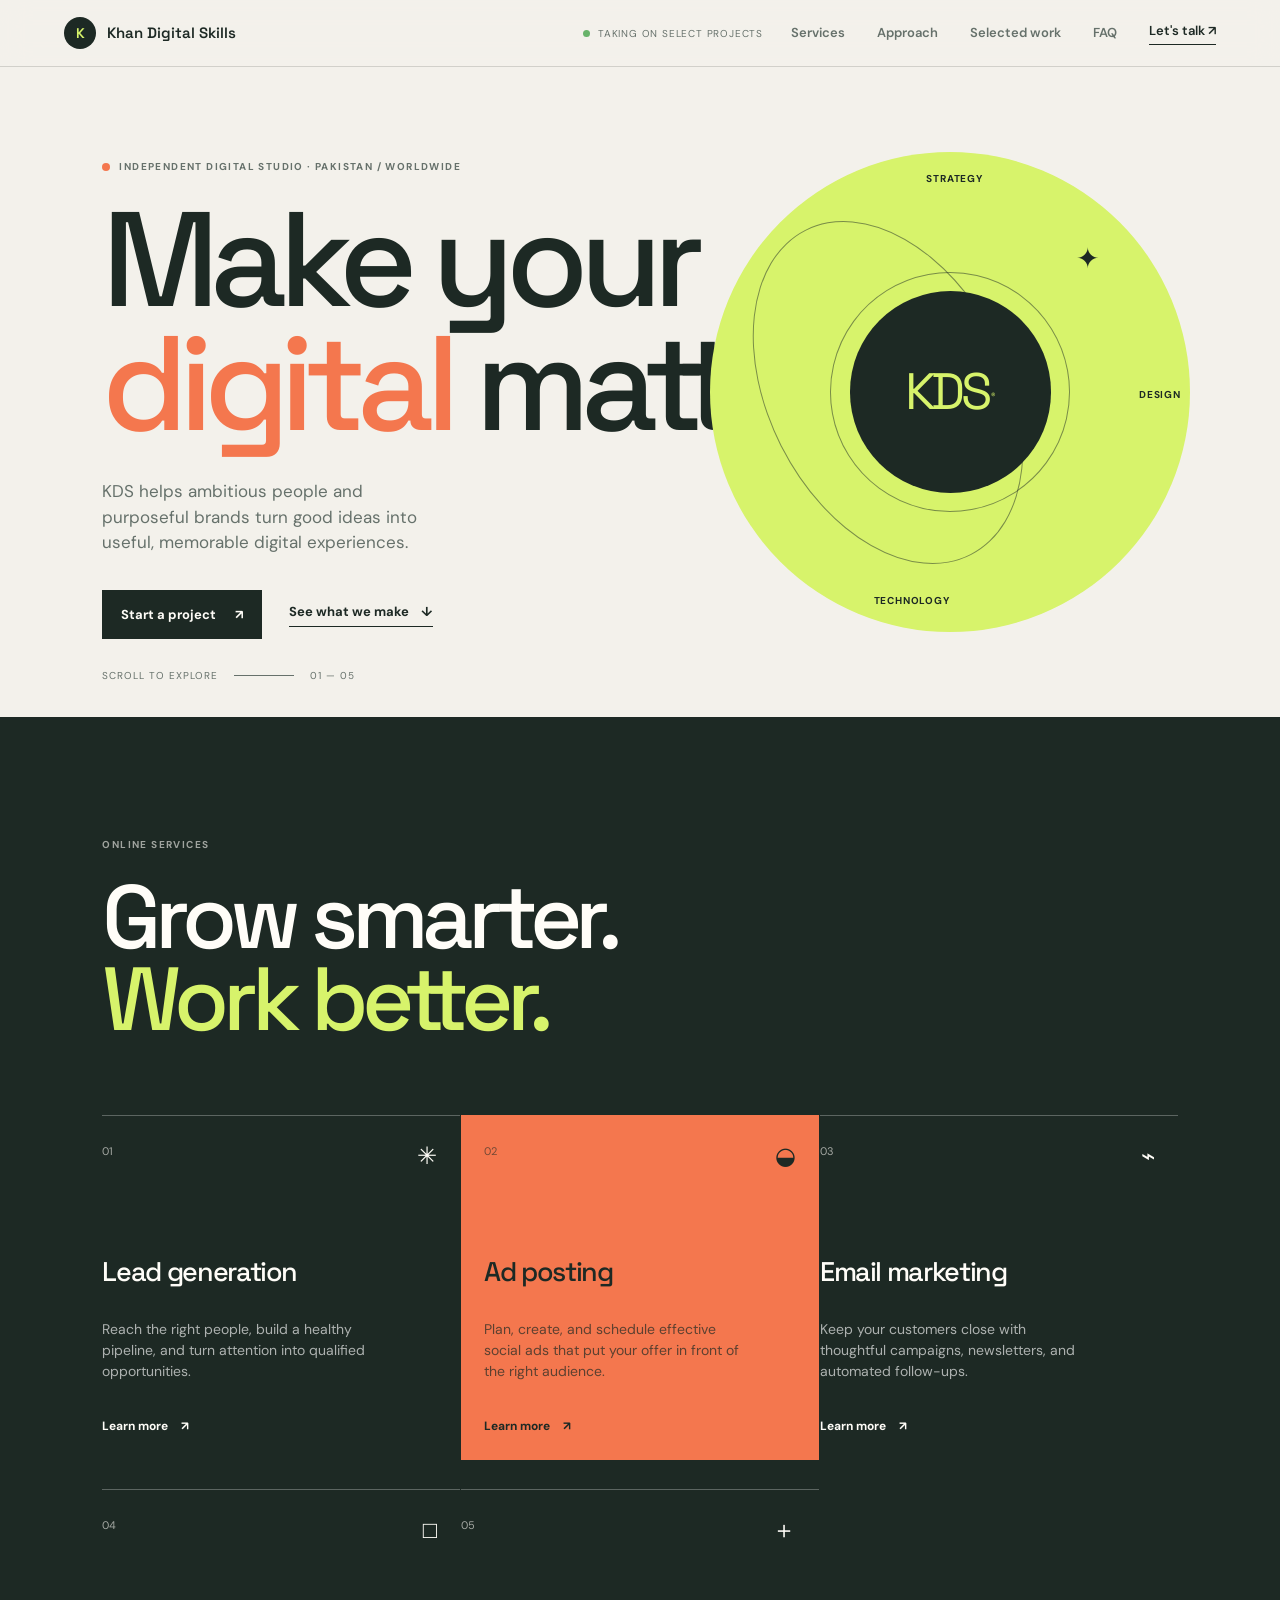
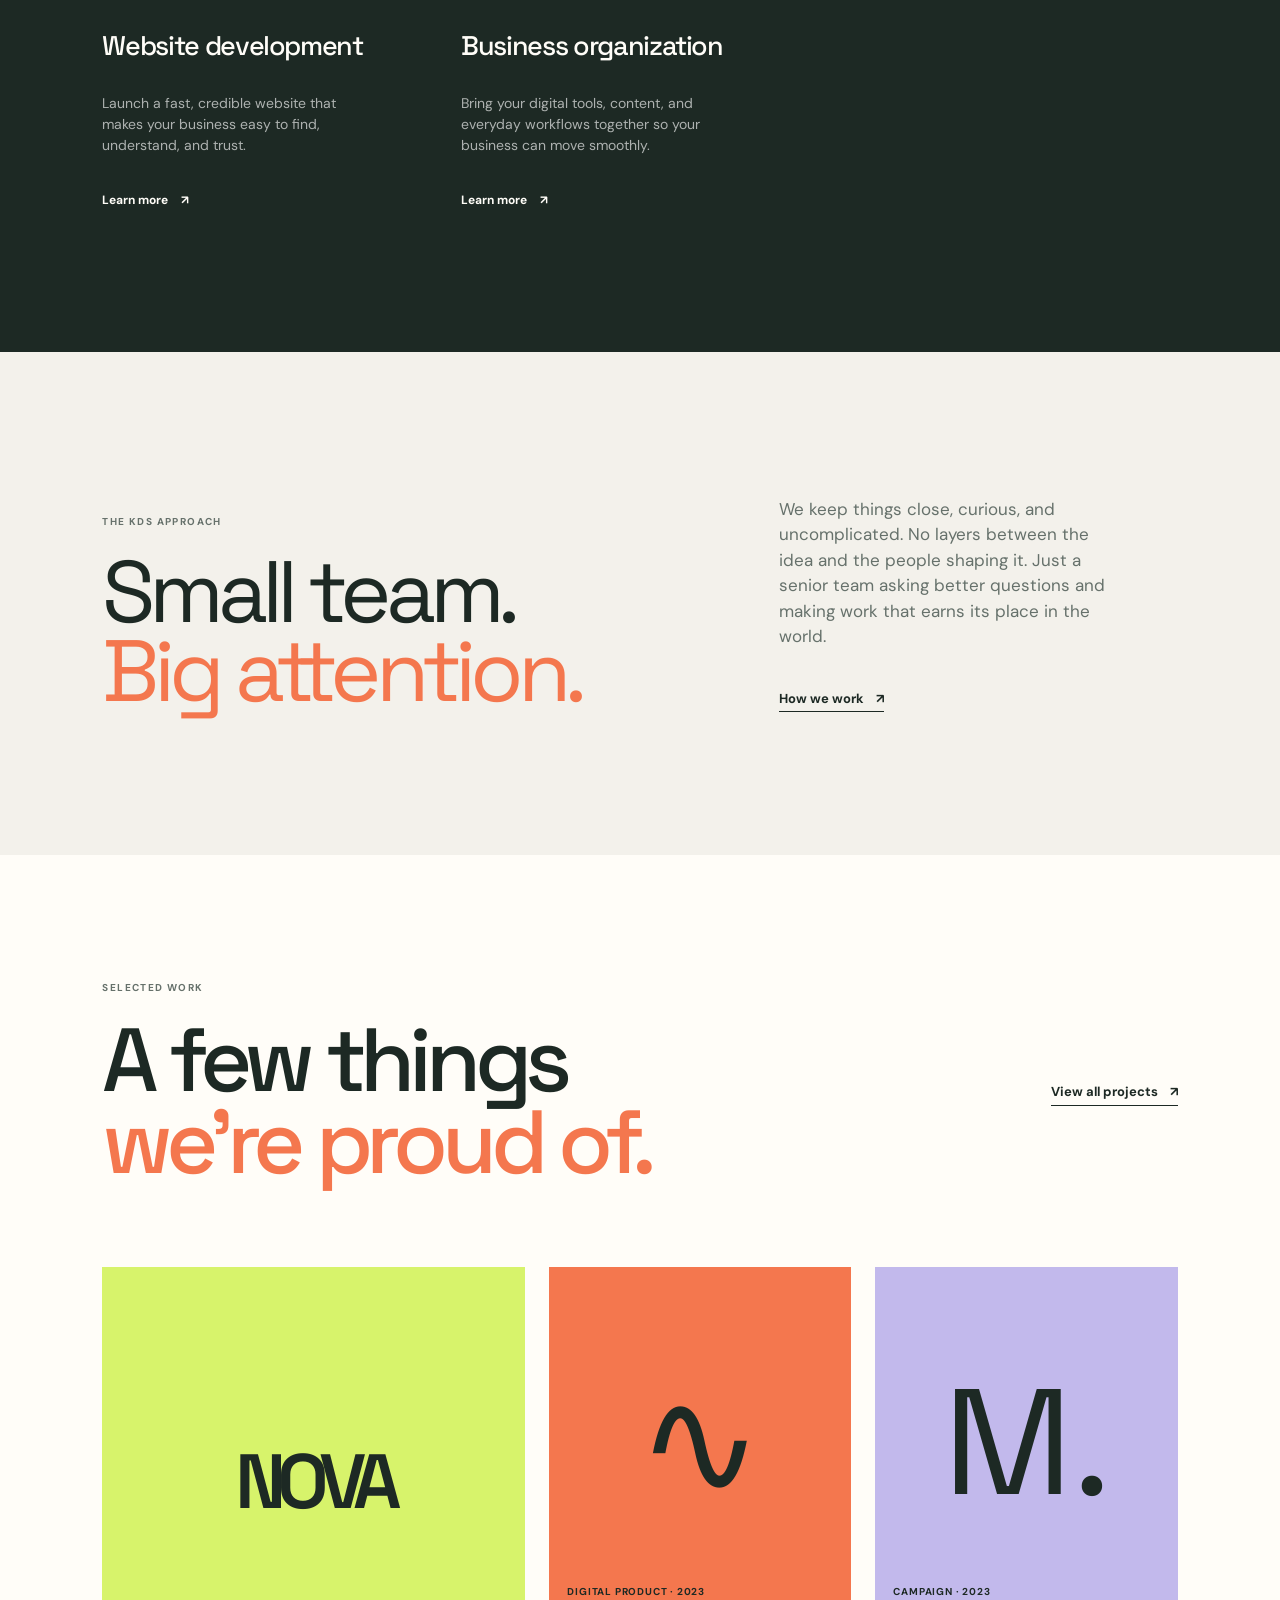
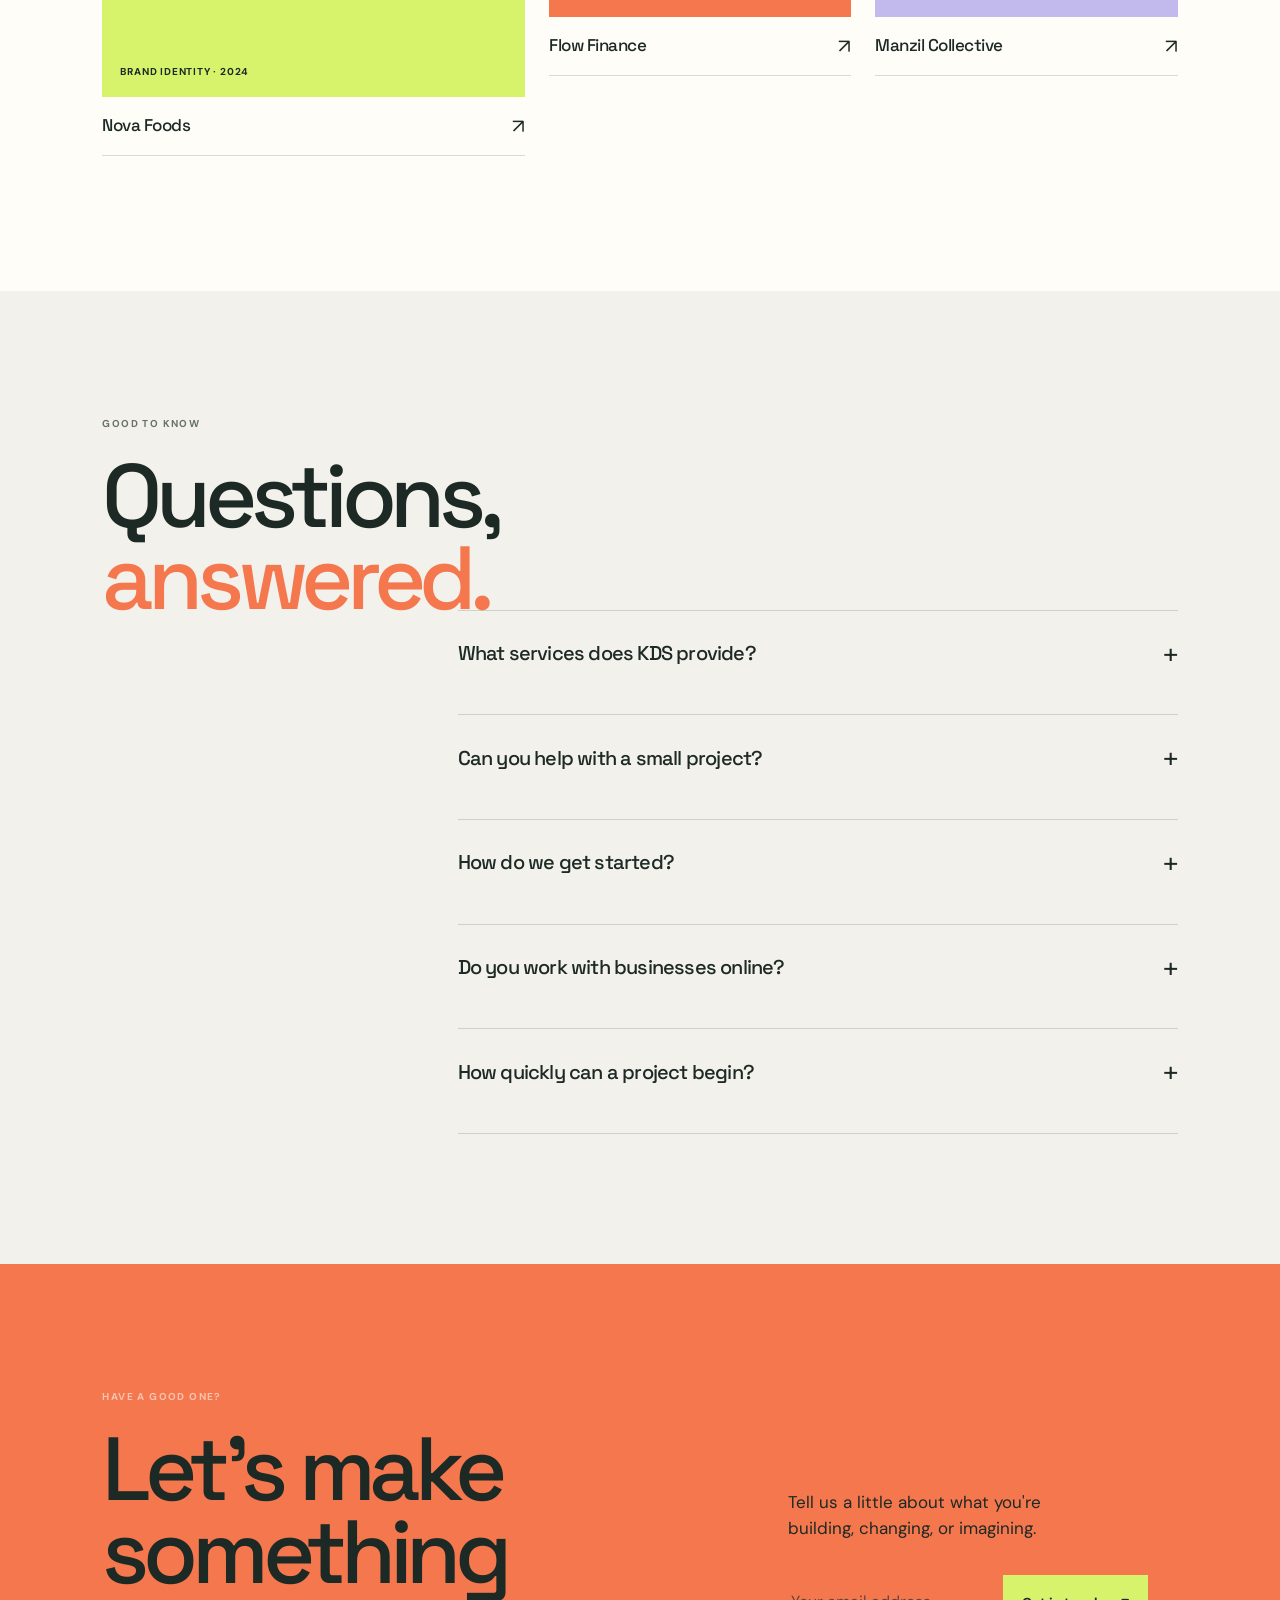
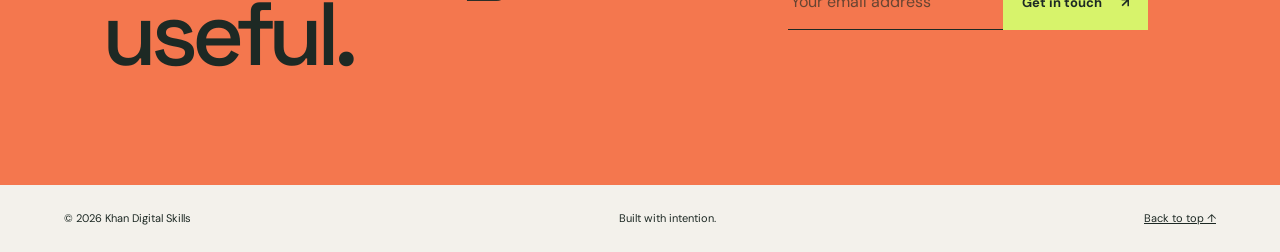
<file: index.html>
<!DOCTYPE html>
<html lang="en">
<head>
  <meta charset="UTF-8" />
  <meta name="viewport" content="width=device-width, initial-scale=1.0" />
  <meta name="description" content="Khan Digital Skills builds sharp digital experiences for ambitious brands." />
  <title>Khan Digital Skills | Digital services with a human edge</title>
  <link rel="preconnect" href="https://fonts.googleapis.com">
  <link rel="preconnect" href="https://fonts.gstatic.com" crossorigin>
  <link href="https://fonts.googleapis.com/css2?family=DM+Sans:wght@400;500;600;700&family=Space+Grotesk:wght@400;500;600;700&display=swap" rel="stylesheet">
  <link rel="stylesheet" href="styles.css" />
</head>
<body>
  <div class="page-shell">
    <header class="site-header">
      <a class="brand" href="#top" aria-label="Khan Digital Skills home">
        <span class="brand-mark">K</span>
        <span>Khan Digital Skills</span>
      </a>
      <div class="nav-status"><span></span> Taking on select projects</div>
      <button class="menu-toggle" type="button" aria-label="Toggle navigation" aria-expanded="false">
        <span></span><span></span>
      </button>
      <nav class="site-nav" aria-label="Main navigation">
        <a href="#services">Services</a>
        <a href="#approach">Approach</a>
        <a href="#work">Selected work</a>
        <a href="#faq">FAQ</a>
        <a class="nav-cta" href="#contact">Let's talk <span aria-hidden="true">↗</span></a>
      </nav>
    </header>

    <main id="top">
      <section class="hero section-pad">
        <div class="hero-copy reveal">
          <p class="eyebrow"><span class="eyebrow-dot"></span> Independent digital studio · Pakistan / Worldwide</p>
          <h1>Make your<br><em>digital</em> matter.</h1>
          <p class="hero-intro">KDS helps ambitious people and purposeful brands turn good ideas into useful, memorable digital experiences.</p>
          <div class="hero-actions">
            <a class="button button-dark" href="#contact">Start a project <span>↗</span></a>
            <a class="text-link" href="#work">See what we make <span>↓</span></a>
          </div>
        </div>
        <div class="hero-art reveal reveal-delay" aria-label="Abstract illustration of connected digital shapes" role="img">
          <div class="orbit orbit-one"></div>
          <div class="orbit orbit-two"></div>
          <div class="art-core">KDS<span>®</span></div>
          <div class="art-label label-top">strategy</div>
          <div class="art-label label-right">design</div>
          <div class="art-label label-bottom">technology</div>
          <div class="art-star">✦</div>
        </div>
        <div class="hero-foot reveal">
          <span>Scroll to explore</span>
          <span class="scroll-line"></span>
          <span>01 — 05</span>
        </div>
      </section>

      <section id="services" class="services section-pad">
        <div class="section-heading reveal">
          <p class="eyebrow">Online services</p>
          <h2>Grow smarter.<br><em>Work better.</em></h2>
        </div>
        <div class="services-grid">
          <article class="service-card reveal">
            <span class="service-number">01</span><span class="service-icon">✳</span>
            <h3>Lead generation</h3>
            <p>Reach the right people, build a healthy pipeline, and turn attention into qualified opportunities.</p>
            <a href="#contact" aria-label="Learn about lead generation services">Learn more <span>↗</span></a>
          </article>
          <article class="service-card service-card-accent reveal reveal-delay-short">
            <span class="service-number">02</span><span class="service-icon">◒</span>
            <h3>Ad posting</h3>
            <p>Plan, create, and schedule effective social ads that put your offer in front of the right audience.</p>
            <a href="#contact" aria-label="Learn about ad posting services">Learn more <span>↗</span></a>
          </article>
          <article class="service-card reveal reveal-delay">
            <span class="service-number">03</span><span class="service-icon">⌁</span>
            <h3>Email marketing</h3>
            <p>Keep your customers close with thoughtful campaigns, newsletters, and automated follow-ups.</p>
            <a href="#contact" aria-label="Learn about email marketing services">Learn more <span>↗</span></a>
          </article>
          <article class="service-card reveal reveal-delay-short">
            <span class="service-number">04</span><span class="service-icon">□</span>
            <h3>Website development</h3>
            <p>Launch a fast, credible website that makes your business easy to find, understand, and trust.</p>
            <a href="#contact" aria-label="Learn about website development services">Learn more <span>↗</span></a>
          </article>
          <article class="service-card reveal reveal-delay">
            <span class="service-number">05</span><span class="service-icon">＋</span>
            <h3>Business organization</h3>
            <p>Bring your digital tools, content, and everyday workflows together so your business can move smoothly.</p>
            <a href="#contact" aria-label="Learn about business organization services">Learn more <span>↗</span></a>
          </article>
        </div>
      </section>

      <section id="approach" class="approach section-pad">
        <div class="approach-statement reveal">
          <p class="eyebrow">The KDS approach</p>
          <p class="large-quote">Small team.<br><span>Big attention.</span></p>
        </div>
        <div class="approach-copy reveal reveal-delay">
          <p>We keep things close, curious, and uncomplicated. No layers between the idea and the people shaping it. Just a senior team asking better questions and making work that earns its place in the world.</p>
          <a class="text-link" href="#contact">How we work <span>↗</span></a>
        </div>
      </section>

      <section id="work" class="work section-pad">
        <div class="section-heading work-heading reveal">
          <p class="eyebrow">Selected work</p>
          <h2>A few things<br><em>we're proud of.</em></h2>
          <a class="text-link" href="#contact">View all projects <span>↗</span></a>
        </div>
        <div class="work-grid">
          <a class="project project-wide reveal" href="#contact">
            <div class="project-art project-art-green"><span class="project-word">NOVA</span><span class="project-tag">Brand identity · 2024</span></div>
            <div class="project-meta"><h3>Nova Foods</h3><span>↗</span></div>
          </a>
          <a class="project reveal reveal-delay-short" href="#contact">
            <div class="project-art project-art-orange"><span class="project-symbol">∿</span><span class="project-tag">Digital product · 2023</span></div>
            <div class="project-meta"><h3>Flow Finance</h3><span>↗</span></div>
          </a>
          <a class="project reveal reveal-delay" href="#contact">
            <div class="project-art project-art-lilac"><span class="project-symbol">M.</span><span class="project-tag">Campaign · 2023</span></div>
            <div class="project-meta"><h3>Manzil Collective</h3><span>↗</span></div>
          </a>
        </div>
      </section>

      <section id="faq" class="faq section-pad">
        <div class="section-heading reveal">
          <p class="eyebrow">Good to know</p>
          <h2>Questions,<br><em>answered.</em></h2>
        </div>
        <div class="faq-list reveal reveal-delay">
          <div class="faq-item">
            <h3><button class="faq-question" type="button" aria-expanded="false" aria-controls="faq-answer-1">What services does KDS provide?<span aria-hidden="true">+</span></button></h3>
            <div class="faq-answer" id="faq-answer-1" hidden><p>KDS provides lead generation, ad posting, email marketing, website development, and business organization services for growing businesses.</p></div>
          </div>
          <div class="faq-item">
            <h3><button class="faq-question" type="button" aria-expanded="false" aria-controls="faq-answer-2">Can you help with a small project?<span aria-hidden="true">+</span></button></h3>
            <div class="faq-answer" id="faq-answer-2" hidden><p>Yes. We shape our support around your goals, whether you need one focused service or a complete digital setup.</p></div>
          </div>
          <div class="faq-item">
            <h3><button class="faq-question" type="button" aria-expanded="false" aria-controls="faq-answer-3">How do we get started?<span aria-hidden="true">+</span></button></h3>
            <div class="faq-answer" id="faq-answer-3" hidden><p>Send your email through the contact form below with a short note about your business and what you want to improve.</p></div>
          </div>
          <div class="faq-item">
            <h3><button class="faq-question" type="button" aria-expanded="false" aria-controls="faq-answer-4">Do you work with businesses online?<span aria-hidden="true">+</span></button></h3>
            <div class="faq-answer" id="faq-answer-4" hidden><p>Yes. KDS works with clients online, making it easy to collaborate, share progress, and keep projects moving from anywhere.</p></div>
          </div>
          <div class="faq-item">
            <h3><button class="faq-question" type="button" aria-expanded="false" aria-controls="faq-answer-5">How quickly can a project begin?<span aria-hidden="true">+</span></button></h3>
            <div class="faq-answer" id="faq-answer-5" hidden><p>After an introductory conversation, we will confirm scope, timing, and the best next step for your project.</p></div>
          </div>
        </div>
      </section>

      <section id="contact" class="contact section-pad">
        <div class="contact-top reveal"><p class="eyebrow">Have a good one?</p><h2>Let's make<br><em>something useful.</em></h2></div>
        <div class="contact-bottom reveal reveal-delay">
          <p>Tell us a little about what you're building, changing, or imagining.</p>
          <form id="contact-form">
            <label class="sr-only" for="email">Your email address</label>
            <input id="email" name="email" type="email" placeholder="Your email address" required />
            <button class="button button-light" type="submit">Get in touch <span>↗</span></button>
          </form>
          <p class="form-message" id="form-message" role="status"></p>
        </div>
      </section>
    </main>

    <footer class="site-footer">
      <span>© <span id="year"></span> Khan Digital Skills</span>
      <span>Built with intention.</span>
      <a href="#top">Back to top ↑</a>
    </footer>
  </div>
  <script src="script.js"></script>
</body>
</html>
</file>
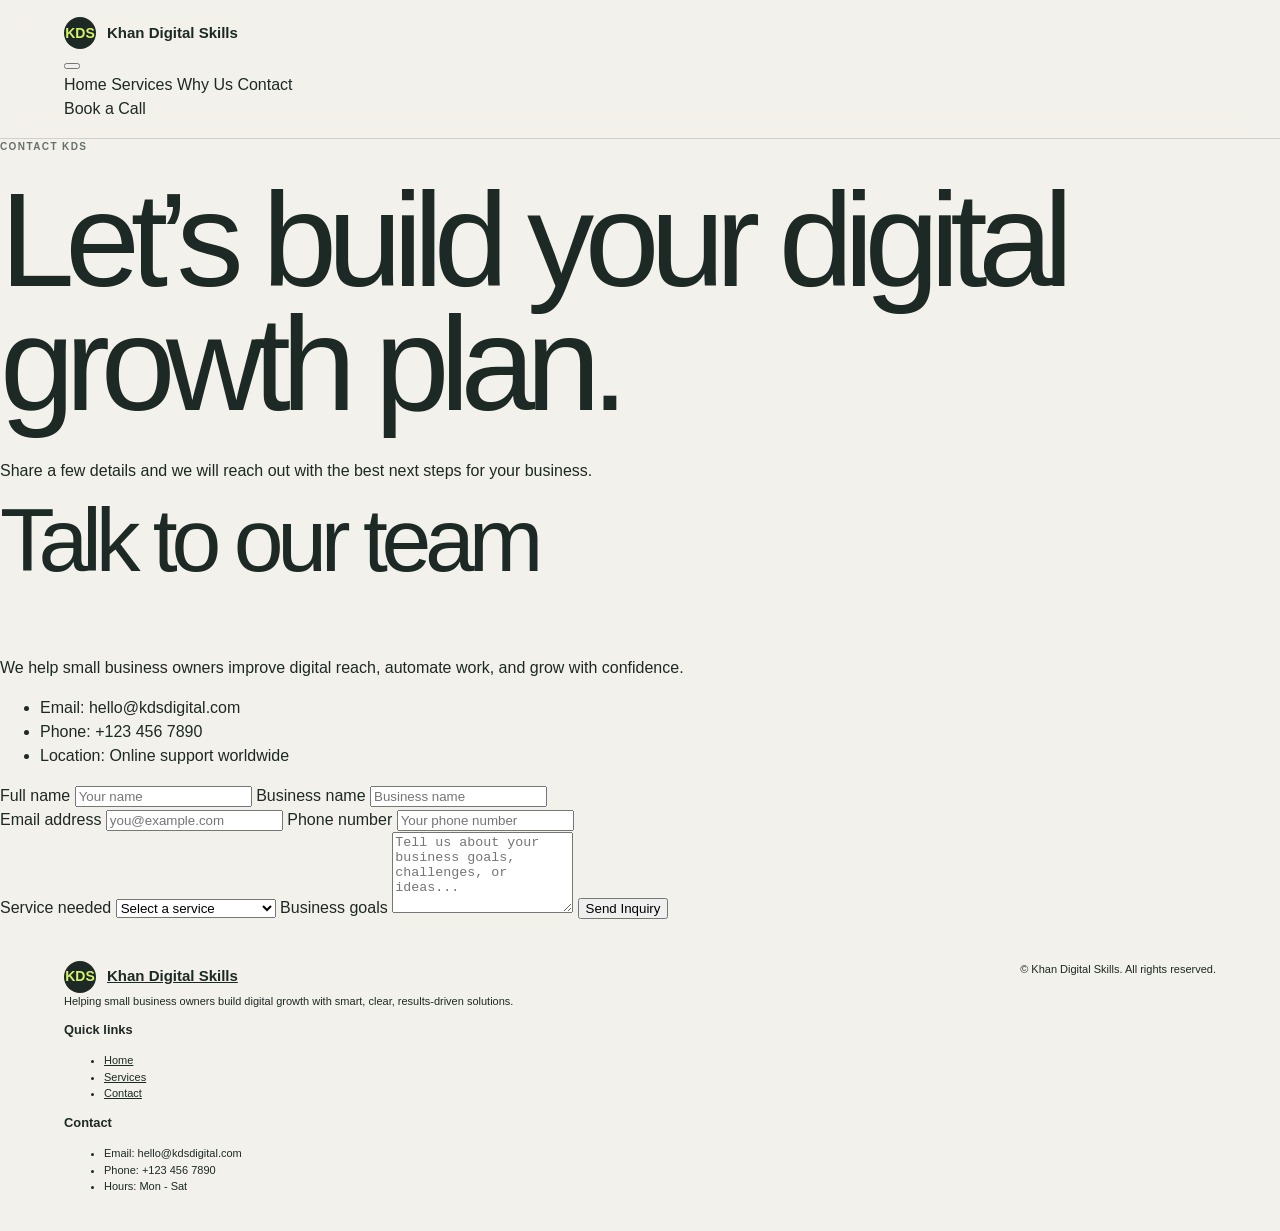
<file: contact.html>
<!DOCTYPE html>
<html lang="en">
  <head>
    <meta charset="UTF-8" />
    <meta name="viewport" content="width=device-width, initial-scale=1.0" />
    <title>Contact | KDS</title>
    <meta
      name="description"
      content="Contact Khan Digital Skills to request website design, SEO, paid ads, automation, and digital services for your small business."
    />
    <link rel="preconnect" href="https://fonts.googleapis.com" />
    <link rel="preconnect" href="https://fonts.gstatic.com" crossorigin />
    <link
      href="https://fonts.googleapis.com/css2?family=Inter:wght@400;500;600;700;800&display=swap"
      rel="stylesheet"
    />
    <link rel="stylesheet" href="styles.css" />
  </head>
  <body>
    <header class="site-header">
      <div class="container nav-wrap">
        <a href="index.html" class="brand" aria-label="KDS home">
          <span class="brand-mark">KDS</span>
          <span class="brand-text">Khan Digital Skills</span>
        </a>

        <button class="nav-toggle" aria-label="Open menu" aria-expanded="false">
          <span></span>
          <span></span>
          <span></span>
        </button>

        <nav class="main-nav" aria-label="Main navigation">
          <a href="index.html">Home</a>
          <a href="services.html">Services</a>
          <a href="index.html#why-us">Why Us</a>
          <a href="contact.html" class="active">Contact</a>
        </nav>

        <a href="contact.html" class="btn btn-primary nav-btn">Book a Call</a>
      </div>
    </header>

    <main>
      <section class="page-hero small-hero contact-hero">
        <div class="container narrow text-center">
          <span class="eyebrow">Contact KDS</span>
          <h1>Let’s build your digital growth plan.</h1>
          <p>
            Share a few details and we will reach out with the best next steps for your business.
          </p>
        </div>
      </section>

      <section class="section contact-section">
        <div class="container contact-grid">
          <div class="info-panel">
            <h2>Talk to our team</h2>
            <p>We help small business owners improve digital reach, automate work, and grow with confidence.</p>
            <ul>
              <li>Email: hello@kdsdigital.com</li>
              <li>Phone: +123 456 7890</li>
              <li>Location: Online support worldwide</li>
            </ul>
          </div>

          <form class="lead-form" id="leadForm">
            <div class="field-row">
              <label>
                Full name
                <input type="text" name="name" placeholder="Your name" required />
              </label>
              <label>
                Business name
                <input type="text" name="business" placeholder="Business name" required />
              </label>
            </div>

            <div class="field-row">
              <label>
                Email address
                <input type="email" name="email" placeholder="you@example.com" required />
              </label>
              <label>
                Phone number
                <input type="tel" name="phone" placeholder="Your phone number" required />
              </label>
            </div>

            <label>
              Service needed
              <select name="service" required>
                <option value="">Select a service</option>
                <option>Ad Posting</option>
                <option>Web Page Making</option>
                <option>Thumbnail Making</option>
                <option>Video Making & Editing</option>
                <option>SEO</option>
                <option>Automation</option>
                <option>Chatbot Building</option>
                <option>Vibe Coding</option>
                <option>Custom package</option>
              </select>
            </label>

            <label>
              Business goals
              <textarea name="message" rows="5" placeholder="Tell us about your business goals, challenges, or ideas..." required></textarea>
            </label>

            <button type="submit" class="btn btn-primary submit-btn">Send Inquiry</button>
            <p class="form-status" aria-live="polite"></p>
          </form>
        </div>
      </section>
    </main>

    <footer class="site-footer">
      <div class="container footer-grid">
        <div>
          <a href="index.html" class="brand footer-brand">
            <span class="brand-mark">KDS</span>
            <span class="brand-text">Khan Digital Skills</span>
          </a>
          <p>Helping small business owners build digital growth with smart, clear, results-driven solutions.</p>
        </div>
        <div>
          <h3>Quick links</h3>
          <ul>
            <li><a href="index.html">Home</a></li>
            <li><a href="services.html">Services</a></li>
            <li><a href="contact.html">Contact</a></li>
          </ul>
        </div>
        <div>
          <h3>Contact</h3>
          <ul>
            <li>Email: hello@kdsdigital.com</li>
            <li>Phone: +123 456 7890</li>
            <li>Hours: Mon - Sat</li>
          </ul>
        </div>
      </div>
      <div class="container copy-row">
        <p>© <span id="year"></span> Khan Digital Skills. All rights reserved.</p>
      </div>
    </footer>

    <script src="script.js"></script>
  </body>
</html>
</file>
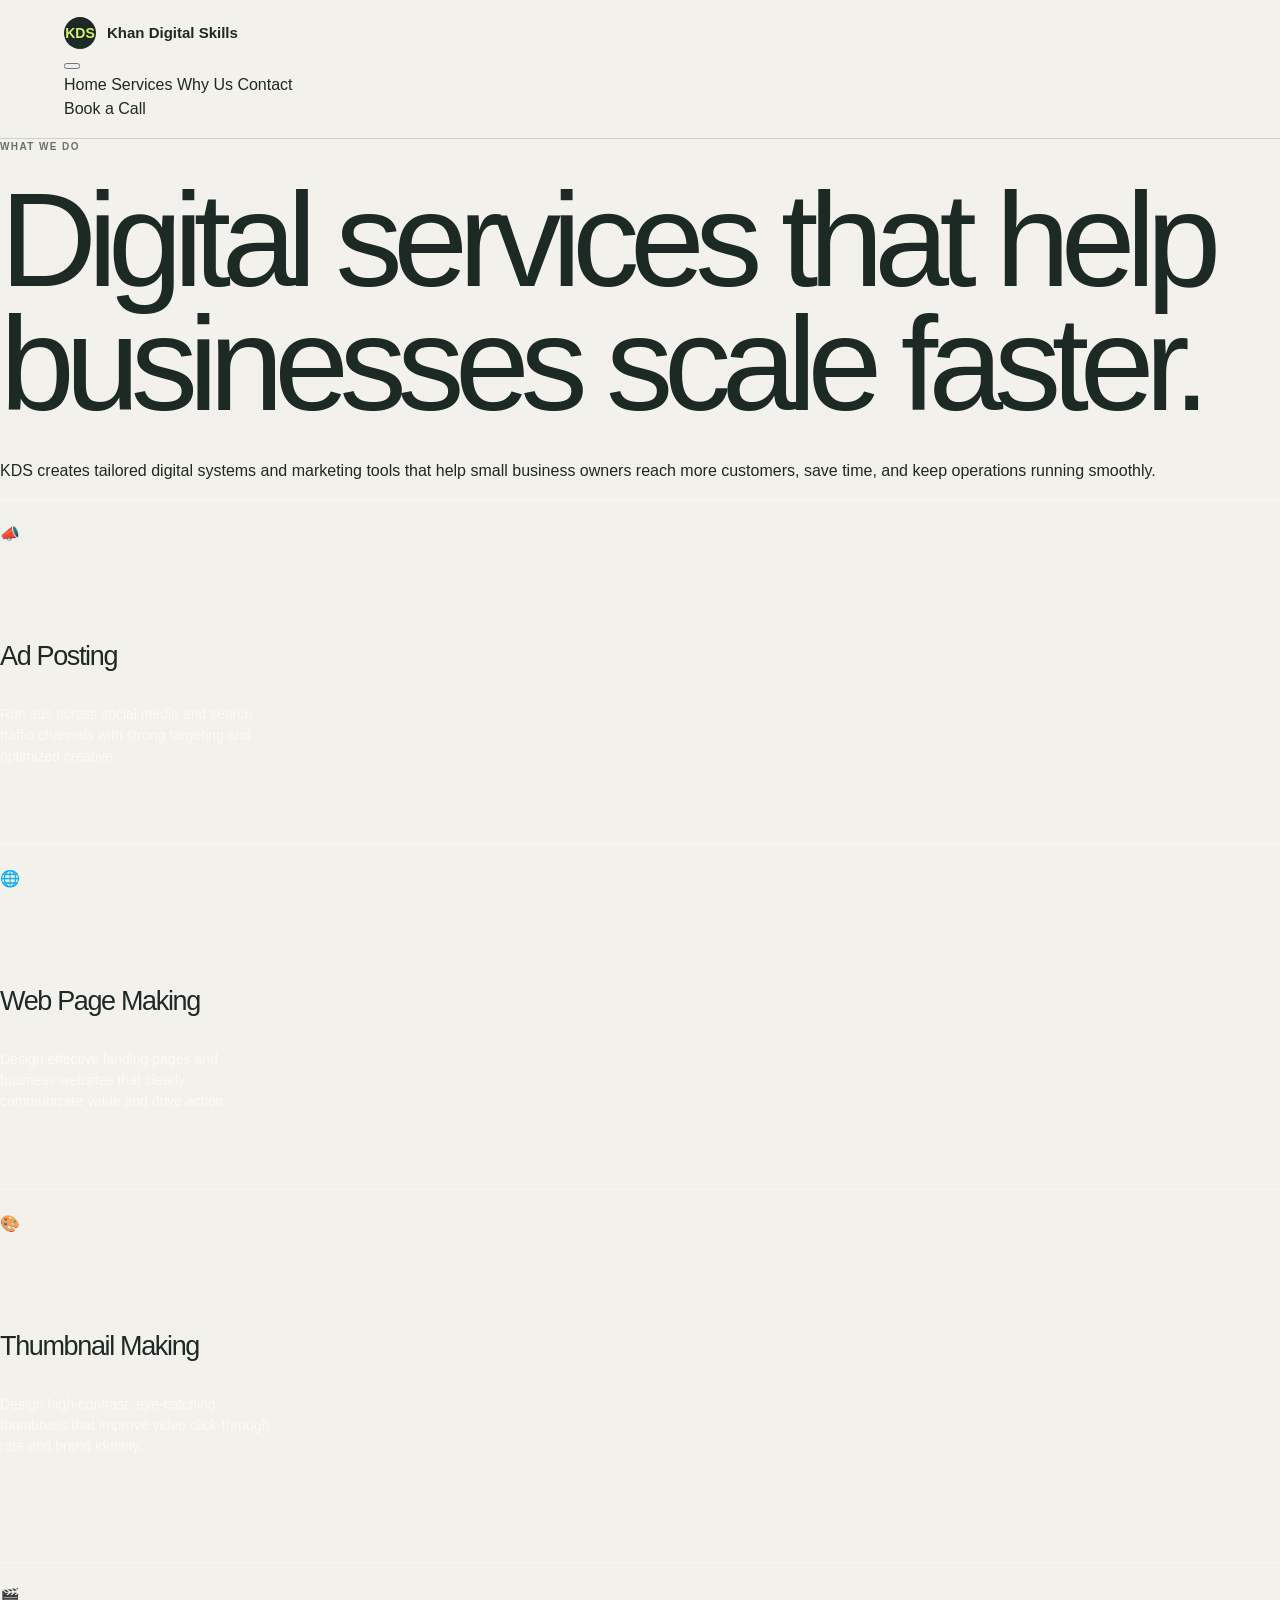
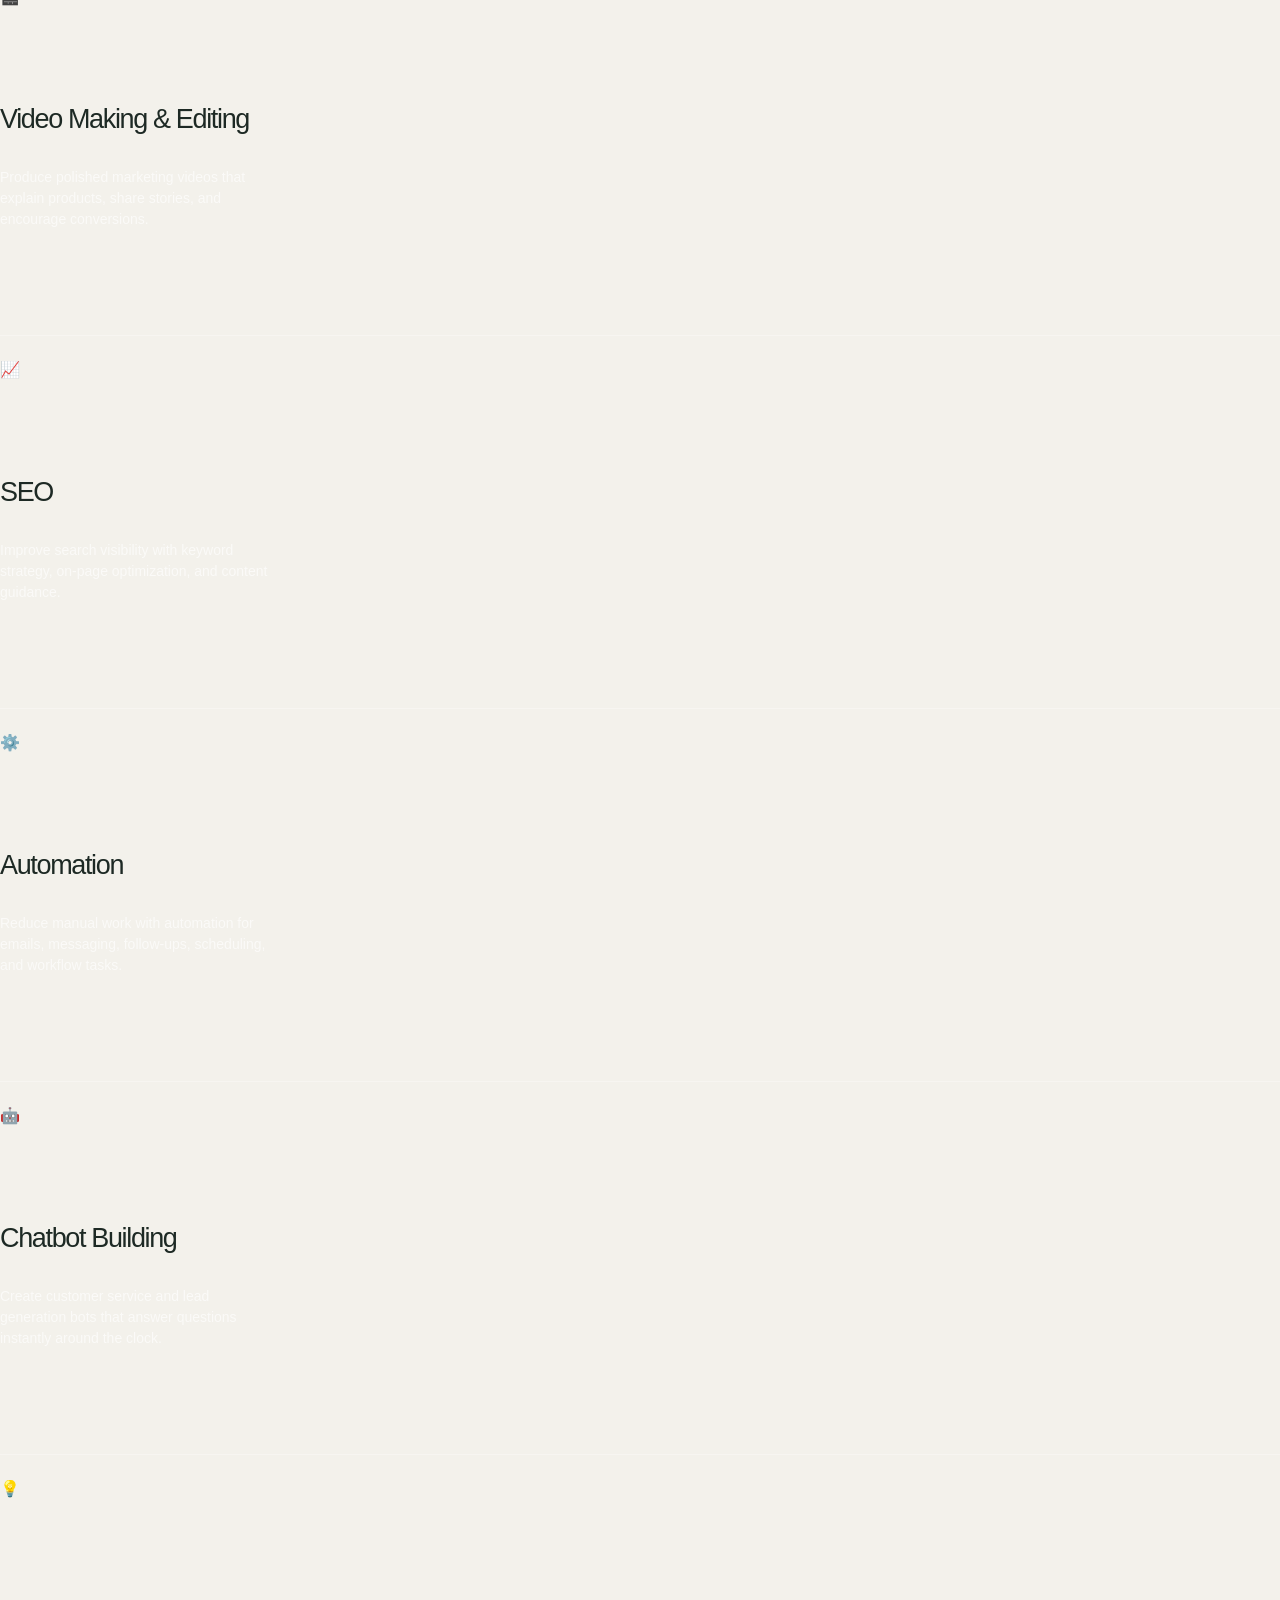
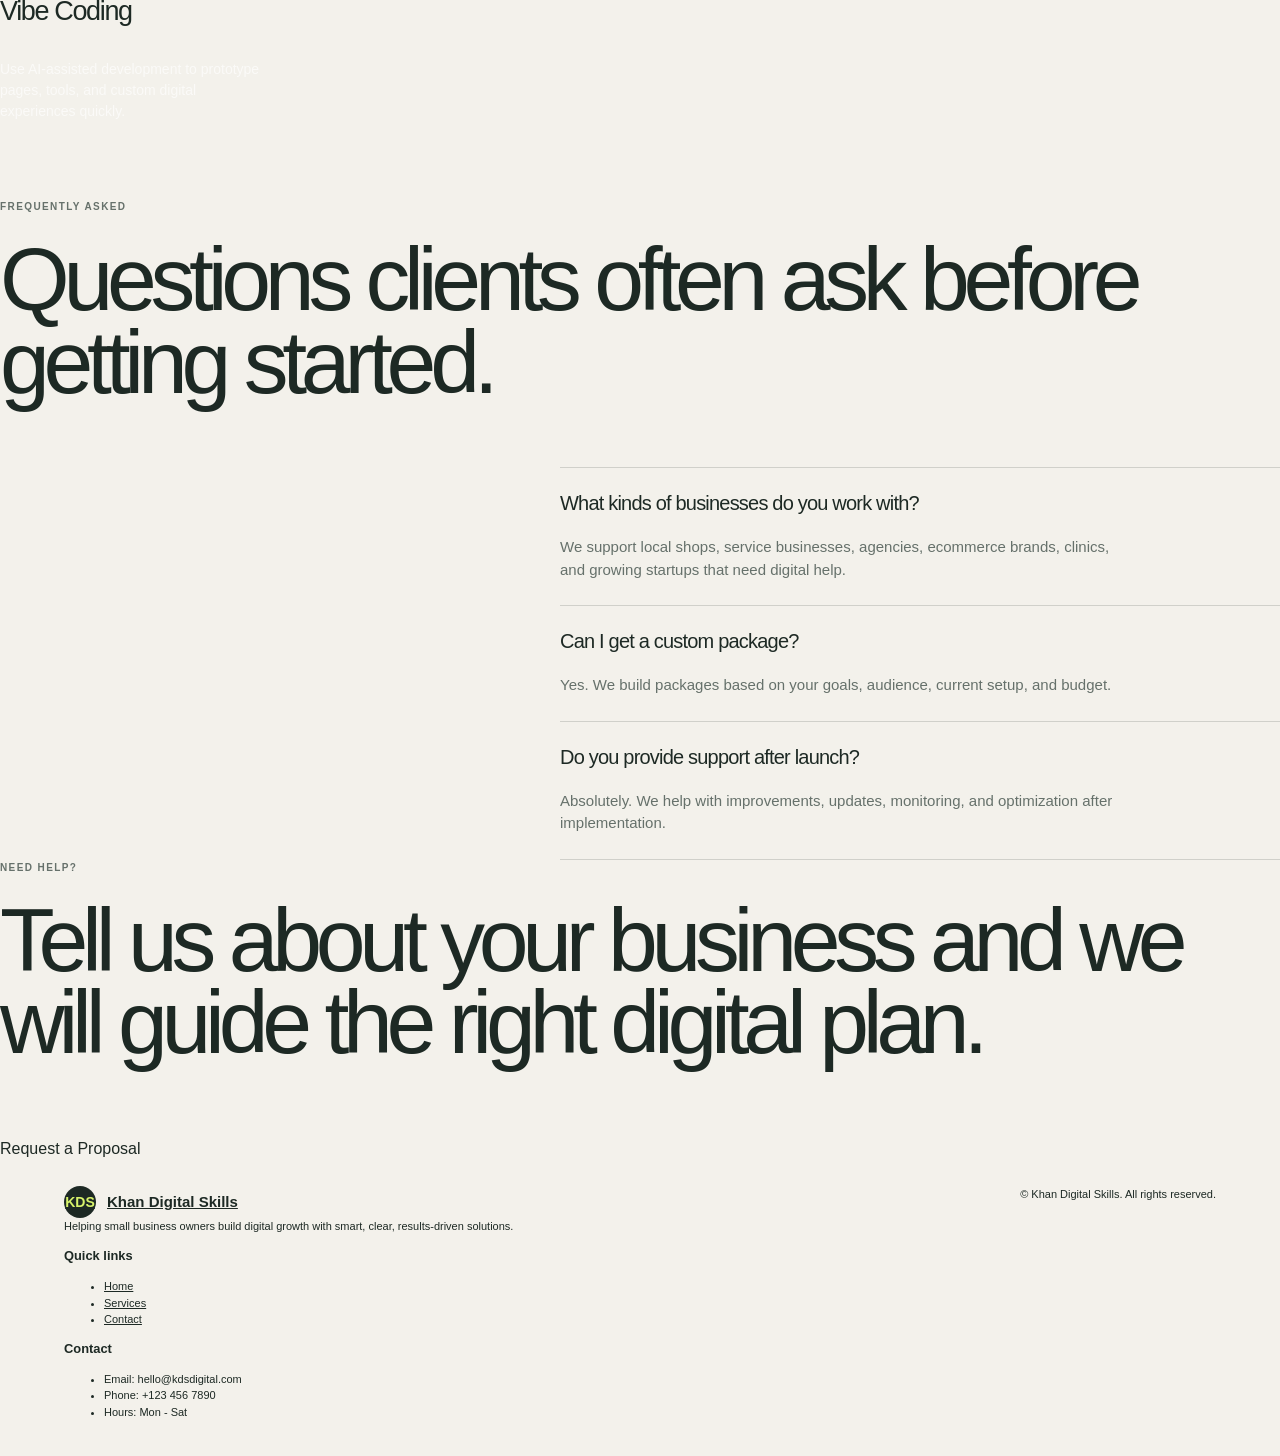
<file: services.html>
<!DOCTYPE html>
<html lang="en">
  <head>
    <meta charset="UTF-8" />
    <meta name="viewport" content="width=device-width, initial-scale=1.0" />
    <title>Services | KDS</title>
    <meta
      name="description"
      content="Explore digital services from KDS: ad posting, web pages, SEO, automation, chatbot creation, and video editing for small business growth."
    />
    <link rel="preconnect" href="https://fonts.googleapis.com" />
    <link rel="preconnect" href="https://fonts.gstatic.com" crossorigin />
    <link
      href="https://fonts.googleapis.com/css2?family=Inter:wght@400;500;600;700;800&display=swap"
      rel="stylesheet"
    />
    <link rel="stylesheet" href="styles.css" />
  </head>
  <body>
    <header class="site-header">
      <div class="container nav-wrap">
        <a href="index.html" class="brand" aria-label="KDS home">
          <span class="brand-mark">KDS</span>
          <span class="brand-text">Khan Digital Skills</span>
        </a>

        <button class="nav-toggle" aria-label="Open menu" aria-expanded="false">
          <span></span>
          <span></span>
          <span></span>
        </button>

        <nav class="main-nav" aria-label="Main navigation">
          <a href="index.html">Home</a>
          <a href="services.html" class="active">Services</a>
          <a href="index.html#why-us">Why Us</a>
          <a href="contact.html">Contact</a>
        </nav>

        <a href="contact.html" class="btn btn-primary nav-btn">Book a Call</a>
      </div>
    </header>

    <main>
      <section class="page-hero small-hero">
        <div class="container narrow text-center">
          <span class="eyebrow">What we do</span>
          <h1>Digital services that help businesses scale faster.</h1>
          <p>
            KDS creates tailored digital systems and marketing tools that help small business owners reach more customers,
            save time, and keep operations running smoothly.
          </p>
        </div>
      </section>

      <section class="section service-detail-list">
        <div class="container">
          <div class="cards-grid detail-grid">
            <article class="service-card card-detail">
              <div class="icon">📣</div>
              <h3>Ad Posting</h3>
              <p>Run ads across social media and search traffic channels with strong targeting and optimized creative.</p>
            </article>
            <article class="service-card card-detail">
              <div class="icon">🌐</div>
              <h3>Web Page Making</h3>
              <p>Design effective landing pages and business websites that clearly communicate value and drive action.</p>
            </article>
            <article class="service-card card-detail">
              <div class="icon">🎨</div>
              <h3>Thumbnail Making</h3>
              <p>Design high-contrast, eye-catching thumbnails that improve video click-through rate and brand identity.</p>
            </article>
            <article class="service-card card-detail">
              <div class="icon">🎬</div>
              <h3>Video Making & Editing</h3>
              <p>Produce polished marketing videos that explain products, share stories, and encourage conversions.</p>
            </article>
            <article class="service-card card-detail">
              <div class="icon">📈</div>
              <h3>SEO</h3>
              <p>Improve search visibility with keyword strategy, on-page optimization, and content guidance.</p>
            </article>
            <article class="service-card card-detail">
              <div class="icon">⚙️</div>
              <h3>Automation</h3>
              <p>Reduce manual work with automation for emails, messaging, follow-ups, scheduling, and workflow tasks.</p>
            </article>
            <article class="service-card card-detail">
              <div class="icon">🤖</div>
              <h3>Chatbot Building</h3>
              <p>Create customer service and lead generation bots that answer questions instantly around the clock.</p>
            </article>
            <article class="service-card card-detail">
              <div class="icon">💡</div>
              <h3>Vibe Coding</h3>
              <p>Use AI-assisted development to prototype pages, tools, and custom digital experiences quickly.</p>
            </article>
          </div>
        </div>
      </section>

      <section class="section blue-panel faq-section">
        <div class="container faq-wrap">
          <div class="section-heading left">
            <span class="eyebrow light">Frequently asked</span>
            <h2>Questions clients often ask before getting started.</h2>
          </div>

          <div class="faq-list">
            <div class="faq-item active">
              <button class="faq-question" type="button">What kinds of businesses do you work with?</button>
              <div class="faq-answer">
                <p>We support local shops, service businesses, agencies, ecommerce brands, clinics, and growing startups that need digital help.</p>
              </div>
            </div>
            <div class="faq-item">
              <button class="faq-question" type="button">Can I get a custom package?</button>
              <div class="faq-answer">
                <p>Yes. We build packages based on your goals, audience, current setup, and budget.</p>
              </div>
            </div>
            <div class="faq-item">
              <button class="faq-question" type="button">Do you provide support after launch?</button>
              <div class="faq-answer">
                <p>Absolutely. We help with improvements, updates, monitoring, and optimization after implementation.</p>
              </div>
            </div>
          </div>
        </div>
      </section>

      <section class="section">
        <div class="container contact-inline">
          <div class="contact-card">
            <span class="eyebrow">Need help?</span>
            <h2>Tell us about your business and we will guide the right digital plan.</h2>
            <a href="contact.html" class="btn btn-primary">Request a Proposal</a>
          </div>
        </div>
      </section>
    </main>

    <footer class="site-footer">
      <div class="container footer-grid">
        <div>
          <a href="index.html" class="brand footer-brand">
            <span class="brand-mark">KDS</span>
            <span class="brand-text">Khan Digital Skills</span>
          </a>
          <p>Helping small business owners build digital growth with smart, clear, results-driven solutions.</p>
        </div>
        <div>
          <h3>Quick links</h3>
          <ul>
            <li><a href="index.html">Home</a></li>
            <li><a href="services.html">Services</a></li>
            <li><a href="contact.html">Contact</a></li>
          </ul>
        </div>
        <div>
          <h3>Contact</h3>
          <ul>
            <li>Email: hello@kdsdigital.com</li>
            <li>Phone: +123 456 7890</li>
            <li>Hours: Mon - Sat</li>
          </ul>
        </div>
      </div>
      <div class="container copy-row">
        <p>© <span id="year"></span> Khan Digital Skills. All rights reserved.</p>
      </div>
    </footer>

    <script src="script.js"></script>
  </body>
</html>
</file>
<file: styles.css>
:root {
  --ink: #1d2924;
  --muted: #66716b;
  --paper: #f3f1eb;
  --white: #fffdf8;
  --blue: #2563eb;
  --lime: #d7f36b;
  --orange: #f4774e;
  --lilac: #c2b9ec;
  --line: rgba(29, 41, 36, 0.16);
  --display: "Space Grotesk", sans-serif;
  --body: "DM Sans", sans-serif;
}

* { box-sizing: border-box; }
html { scroll-behavior: smooth; }
body { margin: 0; background: var(--paper); color: var(--ink); font-family: var(--body); font-size: 16px; line-height: 1.5; }
a { color: inherit; text-decoration: none; }
.page-shell { max-width: 1600px; margin: auto; overflow: hidden; }
.site-header { align-items: center; background: rgba(243, 241, 235, .92); border-bottom: 1px solid var(--line); display: flex; gap: 28px; justify-content: space-between; padding: 17px 5vw; position: sticky; top: 0; z-index: 10; backdrop-filter: blur(14px); }
.brand { align-items: center; display: flex; font-family: var(--display); font-size: 15px; font-weight: 600; gap: 11px; letter-spacing: 0; }
.brand-mark { align-items: center; background: var(--ink); border-radius: 50%; color: var(--lime); display: inline-flex; font-size: 14px; height: 32px; justify-content: center; width: 32px; }
.nav-status { align-items: center; color: var(--muted); display: flex; font-size: 10px; gap: 8px; letter-spacing: .08em; margin-left: auto; text-transform: uppercase; }
.nav-status span { background: #68b36a; border-radius: 50%; height: 7px; width: 7px; }
.site-nav { align-items: center; display: flex; gap: 32px; font-size: 13px; font-weight: 600; }
.site-nav a:not(.nav-cta) { color: var(--muted); transition: color .2s ease; }
.site-nav a:not(.nav-cta):hover { color: var(--ink); }
.nav-cta { border-bottom: 1px solid var(--ink); padding-bottom: 4px; }
.menu-toggle { background: none; border: 0; display: none; padding: 10px 0; }
.menu-toggle span { background: var(--ink); display: block; height: 2px; margin: 5px 0; width: 24px; }
.section-pad { padding-left: 8vw; padding-right: 8vw; }
.hero { min-height: 650px; padding-bottom: 34px; padding-top: 92px; position: relative; }
.eyebrow { align-items: center; color: var(--muted); display: flex; font-size: 10px; font-weight: 700; gap: 9px; letter-spacing: .14em; margin: 0 0 24px; text-transform: uppercase; }
.eyebrow-dot { background: var(--orange); border-radius: 50%; display: inline-block; height: 8px; width: 8px; }
h1, h2, h3, p { margin-top: 0; }
h1, h2 { font-family: var(--display); font-weight: 500; letter-spacing: -.07em; line-height: .92; }
h1 { font-size: clamp(70px, 10.5vw, 158px); margin-bottom: 34px; position: relative; z-index: 1; }
h1 em, h2 em { color: var(--orange); font-style: normal; }
.hero-intro { color: var(--muted); font-size: 17px; max-width: 350px; }
.hero-actions { align-items: center; display: flex; gap: 27px; margin-top: 34px; }
.button { align-items: center; border: 0; display: inline-flex; font-family: var(--body); font-size: 13px; font-weight: 700; gap: 19px; justify-content: center; padding: 15px 19px; transition: transform .2s ease, background .2s ease; }
.button:hover { transform: translateY(-3px); }
.button-dark { background: var(--ink); color: var(--white); }
.button-light { background: var(--lime); color: var(--ink); }
.text-link { border-bottom: 1px solid var(--ink); font-size: 13px; font-weight: 700; padding-bottom: 4px; }
.text-link span { margin-left: 9px; }
.hero-art { background: var(--lime); border-radius: 50%; height: min(38vw, 480px); position: absolute; right: 7vw; top: 85px; width: min(38vw, 480px); }
.orbit { border: 1px solid rgba(29, 41, 36, .5); border-radius: 50%; left: 12%; position: absolute; top: 12%; transform: rotate(-27deg); }
.orbit-one { height: 76%; width: 50%; }
.orbit-two { height: 50%; left: 25%; top: 25%; transform: rotate(58deg); width: 50%; }
.art-core { align-items: center; background: var(--ink); border-radius: 50%; color: var(--lime); display: flex; font-family: var(--display); font-size: clamp(30px, 4vw, 58px); height: 42%; justify-content: center; left: 29%; letter-spacing: -.08em; position: absolute; top: 29%; width: 42%; }
.art-core span { font-family: var(--body); font-size: 9px; letter-spacing: 0; margin: 9px 0 0 3px; }
.art-label { font-size: 10px; font-weight: 700; letter-spacing: .08em; position: absolute; text-transform: uppercase; }
.label-top { left: 45%; top: 4%; }.label-right { right: 2%; top: 49%; }.label-bottom { bottom: 5%; left: 34%; }
.art-star { font-size: 28px; position: absolute; right: 19%; top: 18%; }
.hero-foot { align-items: center; bottom: 34px; color: var(--muted); display: flex; font-size: 10px; gap: 16px; letter-spacing: .1em; position: absolute; text-transform: uppercase; width: calc(100% - 16vw); }
.scroll-line { background: var(--muted); height: 1px; width: 60px; }
.services { background: var(--ink); color: var(--white); padding-bottom: 118px; padding-top: 120px; }
.services .eyebrow, .contact .eyebrow { color: rgba(255, 253, 248, .58); }
h2 { font-size: clamp(52px, 7vw, 105px); margin-bottom: 74px; }
.services h2 em { color: var(--lime); }
.services-grid { display: grid; gap: 1px; grid-template-columns: repeat(3, 1fr); }
.service-card { border-top: 1px solid rgba(255,255,255,.28); min-height: 345px; padding: 22px 23px 24px 0; position: relative; }
.service-card:nth-child(n+4) { margin-top: 28px; }
.service-card-accent { background: var(--orange); border-top-color: var(--orange); color: var(--ink); padding-left: 23px; padding-right: 23px; }
.service-number { font-size: 11px; opacity: .6; }.service-icon { float: right; font-size: 24px; }
.service-card h3 { font-family: var(--display); font-size: 27px; font-weight: 500; letter-spacing: -.05em; margin-top: 90px; }
.service-card p { color: rgba(255,255,255,.64); font-size: 14px; max-width: 270px; }.service-card-accent p { color: rgba(29,41,36,.7); }
.service-card a { bottom: 25px; font-size: 12px; font-weight: 700; position: absolute; }.service-card a span { margin-left: 10px; }
.approach { align-items: end; display: grid; gap: 10vw; grid-template-columns: 1.1fr .8fr; padding-bottom: 145px; padding-top: 145px; }
.approach .eyebrow { color: var(--muted); }.large-quote { font-family: var(--display); font-size: clamp(52px, 6.8vw, 100px); letter-spacing: -.07em; line-height: .9; margin-bottom: 0; }.large-quote span { color: var(--orange); }
.approach-copy { max-width: 340px; }.approach-copy p { color: var(--muted); font-size: 17px; margin-bottom: 36px; }
.work { background: var(--white); padding-bottom: 135px; padding-top: 125px; }.work-heading { position: relative; }.work-heading h2 { margin-bottom: 0; }.work-heading > .text-link { position: absolute; right: 0; top: 50%; }
.work-grid { display: grid; gap: 24px; grid-template-columns: 1.4fr 1fr 1fr; margin-top: 83px; }.project-art { align-items: center; display: flex; height: 350px; justify-content: center; overflow: hidden; position: relative; }.project-wide .project-art { height: 430px; }.project-art-green { background: var(--lime); }.project-art-orange { background: var(--orange); }.project-art-lilac { background: var(--lilac); }.project-word { font-family: var(--display); font-size: clamp(44px, 6vw, 94px); font-weight: 600; letter-spacing: -.12em; }.project-symbol { font-family: var(--display); font-size: 150px; line-height: 1; }.project-tag { bottom: 18px; font-size: 10px; font-weight: 700; left: 18px; letter-spacing: .08em; position: absolute; text-transform: uppercase; }.project-meta { align-items: center; border-bottom: 1px solid var(--line); display: flex; justify-content: space-between; padding: 14px 0; }.project-meta h3 { font-family: var(--display); font-size: 17px; font-weight: 500; letter-spacing: -.03em; margin: 0; }.project-meta span { font-size: 20px; }
.contact { background: var(--orange); display: grid; gap: 8vw; grid-template-columns: 1.2fr .8fr; padding-bottom: 110px; padding-top: 125px; }.contact h2 { margin-bottom: 0; }.contact h2 em { color: var(--ink); }.contact-bottom { align-self: end; max-width: 360px; }.contact-bottom p { font-size: 17px; max-width: 280px; }.contact form { display: flex; margin-top: 34px; }.contact input { background: transparent; border: 0; border-bottom: 1px solid var(--ink); border-radius: 0; color: var(--ink); font: inherit; min-width: 0; outline: 0; padding: 15px 3px; width: 100%; }.contact input::placeholder { color: rgba(29,41,36,.65); }.contact .button { flex-shrink: 0; }.form-message { color: var(--ink); font-size: 12px !important; margin-top: 15px; min-height: 18px; }
.faq { background: var(--paper); padding-bottom: 130px; padding-top: 125px; }.faq h2 { margin-bottom: 0; }.faq h2 em { color: var(--orange); }.faq-list { border-top: 1px solid var(--line); margin-left: auto; margin-top: -10px; max-width: 720px; }.faq-item { border-bottom: 1px solid var(--line); }.faq-question { align-items: center; background: transparent; border: 0; color: var(--ink); cursor: pointer; display: flex; font: 500 20px var(--display); justify-content: space-between; letter-spacing: -.04em; padding: 24px 0; text-align: left; width: 100%; }.faq-question span { font: 400 28px var(--body); transition: transform .25s ease; }.faq-question[aria-expanded="true"] span { transform: rotate(45deg); }.faq-answer { color: var(--muted); font-size: 15px; max-width: 560px; }.faq-answer p { margin: -3px 0 24px; }
.site-footer { display: flex; font-size: 11px; justify-content: space-between; padding: 25px 5vw; }.site-footer a { text-decoration: underline; }.sr-only { height: 1px; margin: -1px; overflow: hidden; position: absolute; width: 1px; clip: rect(0,0,0,0); }
.reveal { opacity: 0; transform: translateY(18px); transition: opacity .7s ease, transform .7s ease; }.reveal.visible { opacity: 1; transform: translateY(0); }.reveal-delay { transition-delay: .18s; }.reveal-delay-short { transition-delay: .08s; }
@media (max-width: 760px) { .site-header { padding: 14px 6vw; }.nav-status { display: none; }.menu-toggle { display: block; z-index: 3; }.site-nav { align-items: flex-start; background: var(--ink); color: var(--white); flex-direction: column; gap: 25px; padding: 90px 8vw 35px; position: absolute; right: 0; top: 0; transform: translateY(-110%); transition: transform .3s ease; width: 100%; z-index: 2; }.site-nav.open { transform: translateY(0); }.site-nav a:not(.nav-cta) { color: rgba(255,255,255,.7); }.nav-cta { border-color: var(--lime); color: var(--lime); }.section-pad { padding-left: 6vw; padding-right: 6vw; }.hero { min-height: 800px; padding-top: 60px; }.hero-art { height: 66vw; right: 8vw; top: 425px; width: 66vw; }.hero-intro { max-width: 290px; }.hero-foot { bottom: 25px; width: calc(100% - 12vw); }.services, .work, .approach, .contact, .faq { padding-bottom: 85px; padding-top: 85px; }.services-grid, .work-grid, .approach, .contact { grid-template-columns: 1fr; }.service-card, .service-card:nth-child(n+4) { margin-top: 0; min-height: 290px; padding-right: 0; }.service-card-accent { padding-left: 0; padding-right: 0; }.service-card h3 { margin-top: 62px; }.work-heading > .text-link { margin-top: 30px; position: static; }.work-grid { gap: 42px; margin-top: 60px; }.project-art, .project-wide .project-art { height: 270px; }.approach-copy { margin-top: 20px; }.faq-list { margin-left: 0; margin-top: 55px; }.faq-question { font-size: 18px; gap: 15px; }.faq-answer { font-size: 14px; }.contact-bottom { margin-top: 10px; }.site-footer { align-items: flex-start; flex-direction: column; gap: 10px; padding: 22px 6vw; } }
</file>
